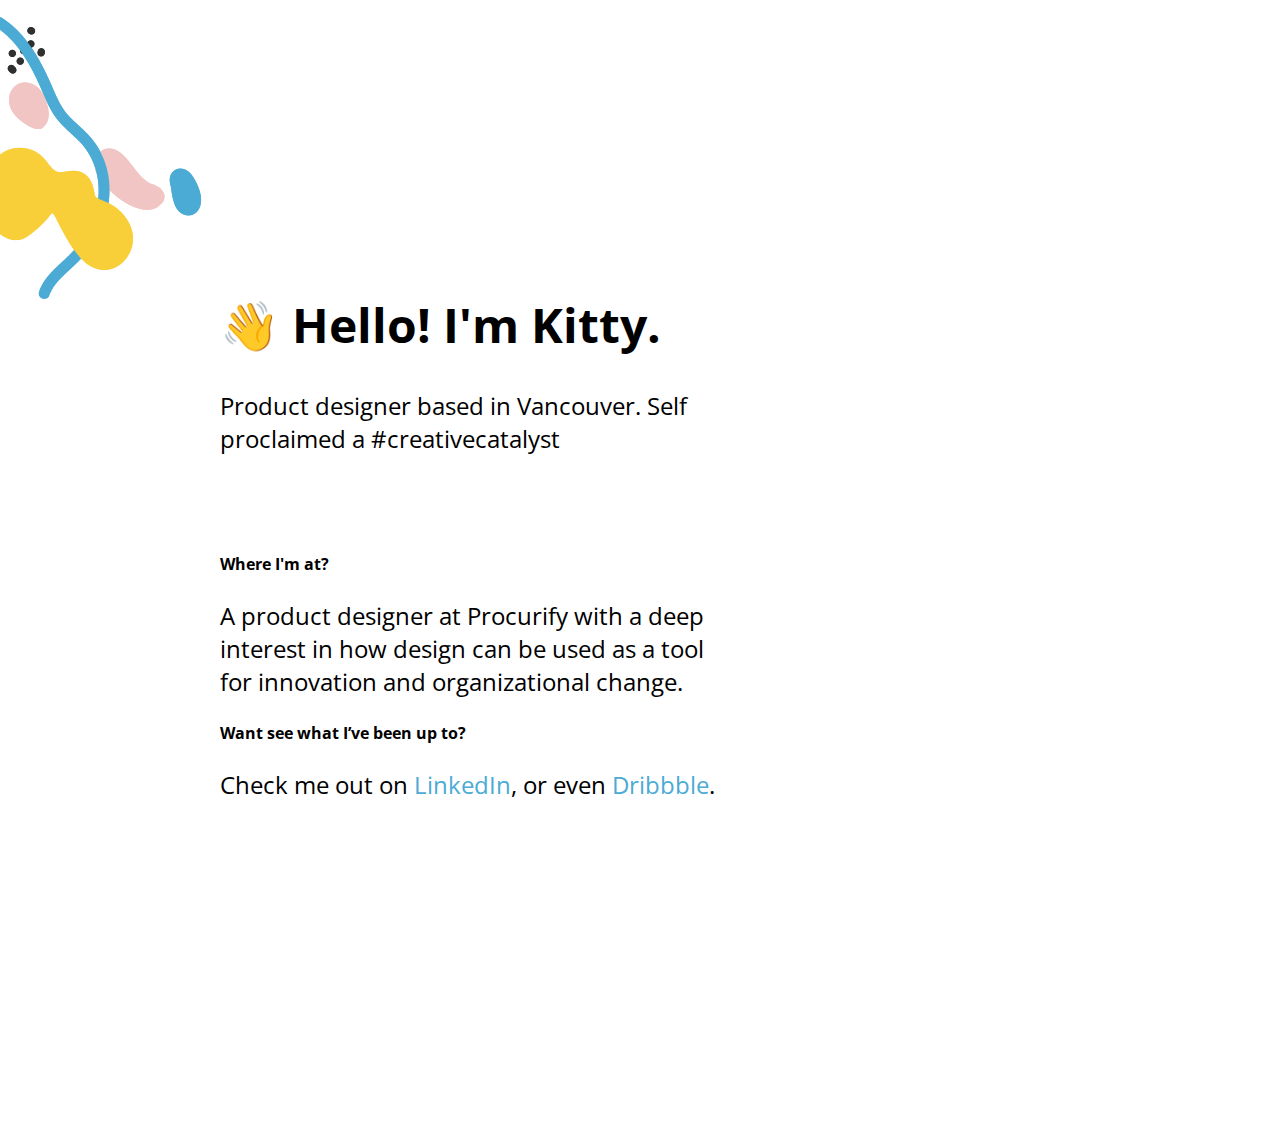
<file: index.html>
<!DOCTYPE html>
<html>
<head>
<title> Kitty Chan - Creative Catalyst </title>
<meta name="keywords" content="designer vancouver kitty chan" />
<link rel="stylesheet" type="text/css" href="css/style.css">
<link href="https://fonts.googleapis.com/css2?family=Open+Sans:wght@300;400;600&display=swap" rel="stylesheet">
<link rel="icon" type="image/png" href="../img/favicon.png" />

<!-- Add smooth scrolling to all links -->
<script src="https://ajax.googleapis.com/ajax/libs/jquery/1.12.4/jquery.min.js"></script>

<script>
$(document).ready(function(){
  // Add smooth scrolling to all links
  $("a").on('click', function(event) {

    // Make sure this.hash has a value before overriding default behavior
    if (this.hash !== "") {
      // Prevent default anchor click behavior
      event.preventDefault();

      // Store hash
      var hash = this.hash;

      // Using jQuery's animate() method to add smooth page scroll
      // The optional number (800) specifies the number of milliseconds it takes to scroll to the specified area
      $('html, body').animate({
        scrollTop: $(hash).offset().top-30
      }, 800, function(){
   
        // Add hash (#) to URL when done scrolling (default click behavior)
        window.location.hash = hash;
      });
    } // End if
  });
});
</script>
</head>

<body>
<div>
	<div class="flex-container">
  <div class="flexbox-item flexbox-item-1">
    <h1>👋 Hello! I'm Kitty. </h1>
    <p> Product designer based in Vancouver. Self proclaimed a #creativecatalyst </p>
  </div>
  <div class="flexbox-item flexbox-item-2">
  <h2>Where I'm at?</h2>
  <p>A product designer at Procurify with a deep interest in how design can be used as a tool for innovation and organizational change. </p>
  <h2>Want see what I’ve been up to?</h2>
  <p>Check me out on <a href="https://linkedin.com/in/kittychan319">LinkedIn</a>, or even <a href="https://dribbble.com/kittychan">Dribbble</a>. </p>
  </div>
  </div>

</div>
</body>
</html>
</file>
<file: css/style.css>
@font-face {
	font-family: 'UXPin-icon-set';
	src:url('/fonts/UXPin-icon-set.eot?kib1r2');
	src:url('/fonts/UXPin-icon-set.eot?#iefixkib1r2') format('embedded-opentype'),
		url('/fonts/UXPin-icon-set.woff?kib1r2') format('woff'),
		url('/fonts/UXPin-icon-set.ttf?kib1r2') format('truetype'),
		url('/fonts/UXPin-icon-set.svg?kib1r2#UXPin-icon-set') format('svg');
	font-weight: normal;
	font-style: normal;
}


body, html { 
	margin: 0;
	padding: 0;
	width: 100%;
	height: 100%;
	font-family: 'Open Sans', sans-serif;
	overflow-x: hidden; 
	background-image: url("/img/bgimage2.png");
	background-repeat: no-repeat;
	
  
  }
  
  .flex-container {
	  display: flex;
	  flex-flow: row wrap;
	  justify-content: flex-start;
	  padding: 0;
	  margin: 200px 100px 100px 200px;
	  list-style: none;


	}
  
  p{
  font-size: 24px;
  }
  
  .flexbox-item{
  width:500px;
  margin:60px 0 0 20px;
  
  }
  
  .flexbox-item-1{
  min-height:200px;
  }
	
  .flexbox-item-2{
	  min-height:500px;
  }
  
  h1{
  font-size: 48px;
  font-weight: bold;
  }
  
  h2{
	  font-size:16px;
	  font-weight: bold;
  }
  a{
	  text-decoration: none;
	  color: #4CABD4;
  }
  a:visited{
	  color: #4CABD4;
  }
  
  
@media(min-width: 650px) and (max-width: 750px ){
	h1{
		font-size: 64px;
	}
	h2{
		font-size: 48px;
	}
	p{
		font-size:24px;
	}
	
			
}

@media(min-width: 0px) and (max-width: 649px ){
	h1{
		font-size: 64px;
	}
	h2{
		font-size: 48px;
	}
	p{
		font-size:24px;
	}
		
}

/* Portrait */
@media only screen 
  and (min-device-width: 320px) 
  and (max-device-width: 568px)
  and (-webkit-min-device-pixel-ratio: 2)
  and (orientation: portrait) {

h1{
	font-size: 100px;
}
h2{
	font-size: 48px;
}
p{
	font-size:36px;
}
	
}

/* Landscape */
@media only screen 
  and (min-device-width: 320px) 
  and (max-device-width: 568px)
  and (-webkit-min-device-pixel-ratio: 2)
  and (orientation: landscape) {

}
</file>
